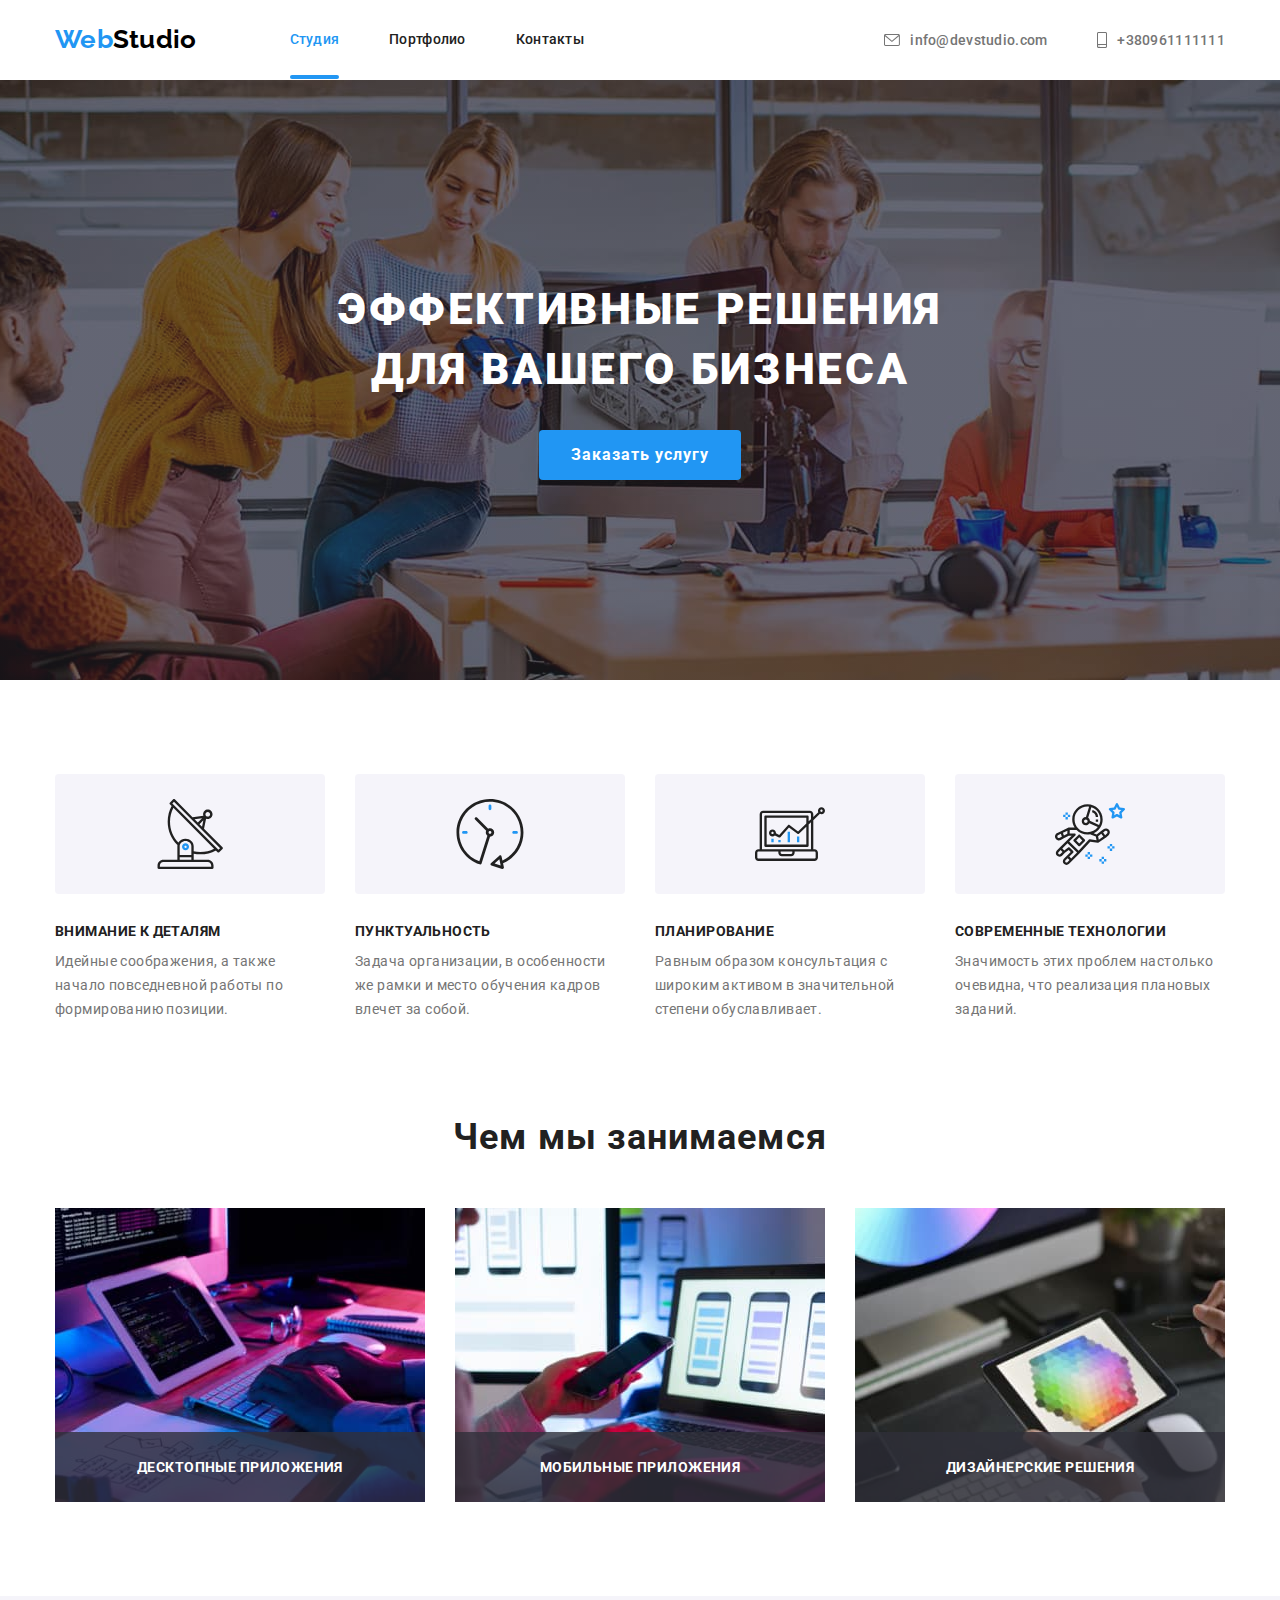
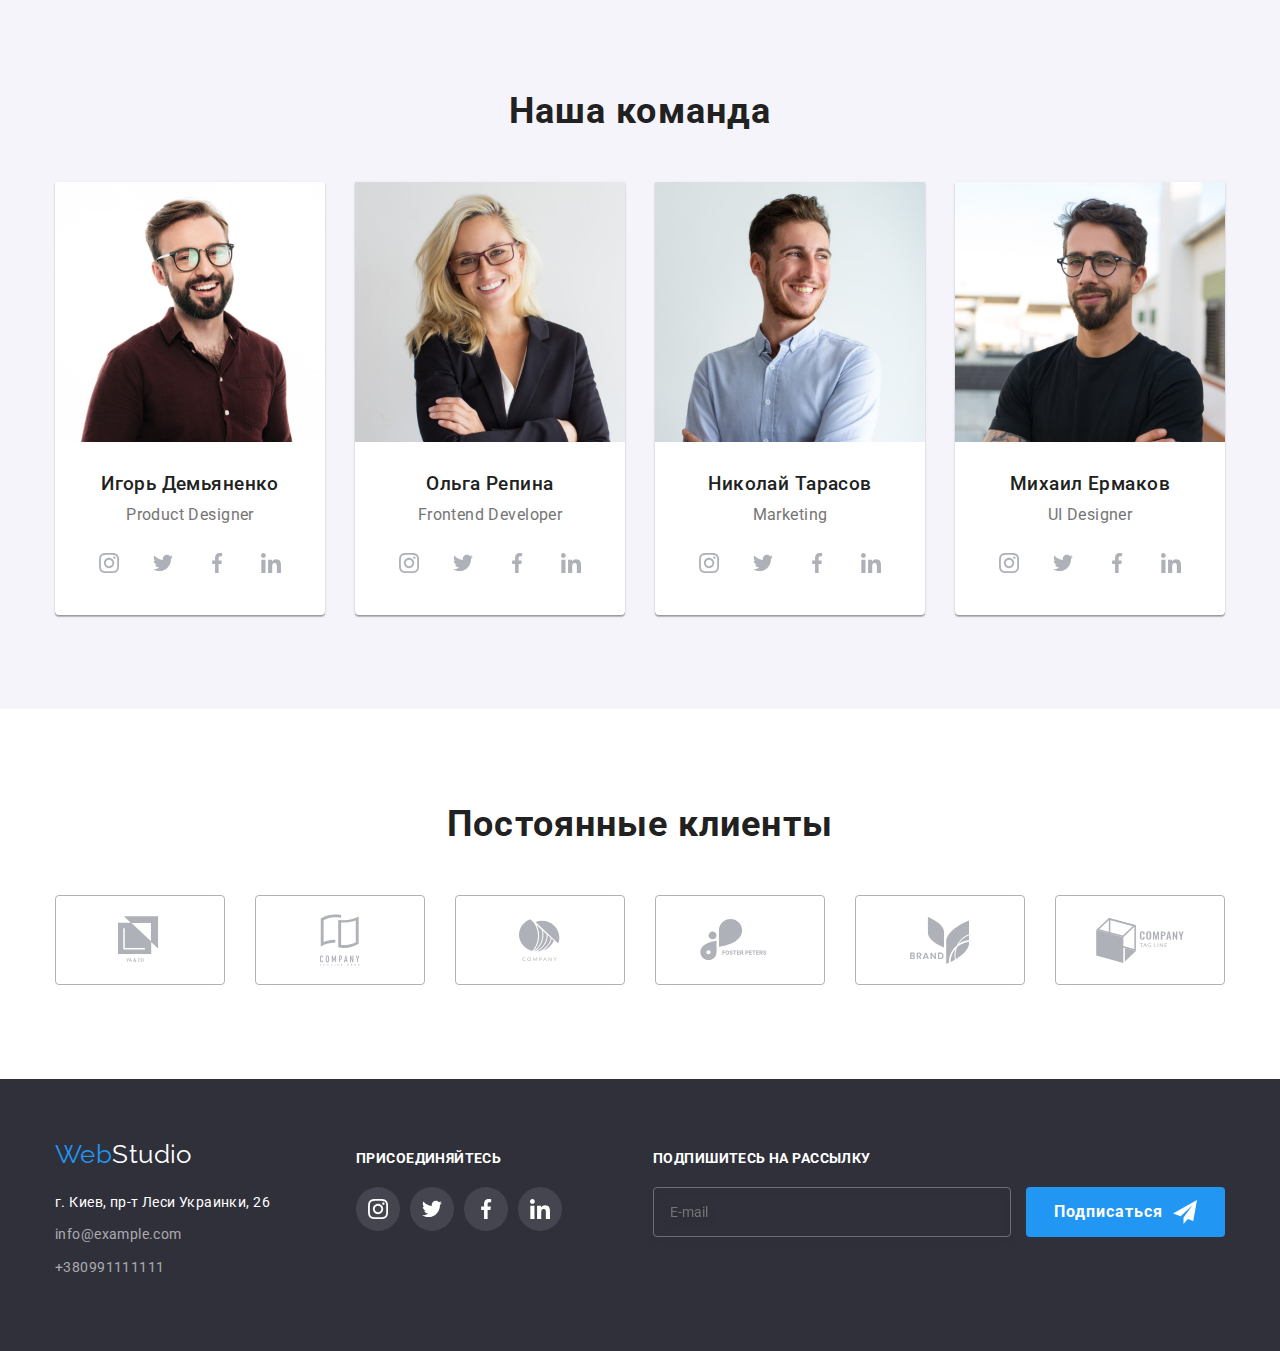
<file: index.html>
<!DOCTYPE html>
<html lang="en">
<head>
    <meta charset="UTF-8">
    <meta name="viewport" content="width=device-width, initial-scale=1.0">
    <title>Document</title>
    <link rel="stylesheet" href="https://cdnjs.cloudflare.com/ajax/libs/modern-normalize/1.0.0/modern-normalize.min.css">
    <link rel="preconnect" href="https://fonts.gstatic.com">
    <link href="https://fonts.googleapis.com/css2?family=Raleway:wght@700&family=Roboto:wght@400;500;700;900&display=swap"
        rel="stylesheet">
    <link href="./css/main.min.css" rel="stylesheet">
</head>

<body>
    <header class="page-header">
        <div class="contaner page-header__contaner">

            <a class="page-logo" href="./index.html"><span class="page-logo--start">Web</span>Studio</a>
        <button class="mobile-button is-open" type="button" data-menu-button aria-controls="menu">
            <svg class="img-menu" width="40" height="40"
            aria-label="переключатель мобильного окна">
                <use class="icon-cross" href="./images/symbol-defs.svg#icon-menu_24px"></use>
                <use class="icon-menu" href="./images/symbol-defs.svg#icon-close_24px">
                </use>
            </svg>
        </button>
            
                <div class="menu page-header__menu" id="menu" data-menu>
                    
       <ul class="menu__nav">
        <li class="menu__nav-item"><a class=" menu__nav-link menu__nav-link--current" href="./index.html">Студия</a>
        </li>
        <li class="menu__nav-item"><a class="menu__nav-link" href="./portfolio.html">Портфолио</a></li>
        <li class="menu__nav-item"><a class="menu__nav-link" href="">Контакты</a></li>
    </ul>
<div class="menu__container">
<ul class="menu__connection">
    
    <li class="menu__connection-item"><a class="menu__tel nav-links__link--current"  href="tel:+380961111111"> +380961111111</a></li>
    <li class=""> <a class="menu__mail" href="mailto:info@devstudio.com">info@devstudio.com</a></li>
</ul>
<ul class="menu__social">
    <li class="menu__social-item"><a class="menu__social-link">Instagram</a></li>
    <li class="menu__social-item"><a class="menu__social-link">Twitter</a></li>
    <li class="menu__social-item"><a class="menu__social-link">Facebook</a></li>
    <li class="menu__social-item"><a class="menu__social-link">LinkedIn</a></li>
</ul>
</div>
        </div>
            <nav>
                <ul class="nav-links">
                    <li class="nav-links__item"><a class="nav-links__link nav-links__link--current" href="./index.html" >Студия</a></li>
                    <li class="nav-links__item"><a class="nav-links__link" href="./portfolio.html">Портфолио</a></li>
                    <li class="nav-links__item"><a class="nav-links__link" href="">Контакты</a></li>
                </ul>
            </nav>
            <ul class="contakt-list">
                <li class="contakt-list__item"> <a class="contakt-list__link" href="mailto:info@devstudio.com">
                        <svg class="contakt-list__icon contakt-list__icon--mail" >
                            <use href="./images/symbol-defs.svg#icon-envelope"></use>
                        </svg>info@devstudio.com</a></li>
                <li class="contakt-list__item"><a class="contakt-list__link " href="tel:+380961111111">
                        <svg class="contakt-list__icon contakt-list__icon--tel" >
                            <use href="./images/symbol-defs.svg#icon-smartphone"></use>
                        </svg> +380961111111</a></li>
            </ul>
        </div>
    </header>

    <!-- hero -->
    <main>
        <section class="hero section">

            <div class="overlay hero__overlay">
                <h1 class="hero__title">Эффективные решения для вашего бизнеса</h1>
                <button class="hero__button" type="button" data-modal-open>Заказать услугу</button>
            </div>
        </section>


        <!-- advantages -->
        <section class="advantages">
            <div class="contaner ">
                <h2 class="visually-hidden"></h2>
                    <ul class="advantages__list">
                        <li class="advantages__item">
                           <div class="advantages__icon-box">
                                <svg class="advantages__icon" width="70px" height="70px">
                                    <use href="./images/symbol-defs.svg#icon-Group "></use>
                                </svg></div>
                                <h3 class="advantages__title-cart">Внимание к деталям </h3>
                                <p class="advantages__text-cart">Идейные соображения, а также начало повседневной работы по формированию
                                    позиции.</p>
                            
                        </li>
                        <li class="advantages__item">
                            <div class="advantages__icon-box">
                                <svg class="advantages__icon" width="70px" height="70px">
                                    <use href="./images/symbol-defs.svg#icon-clock "></use>
                                </svg></div>
                                <h3 class="advantages__title-cart">Пунктуальность </h3>
                                <p class="advantages__text-cart">Задача организации, в особенности же рамки и место обучения кадров
                                    влечет за собой.</p>
                            
                        </li>
                        <li class="advantages__item">
                            <div class="advantages__icon-box">
                                <svg class="advantages__icon" width="70px" height="70px">
                                    <use href="./images/symbol-defs.svg#icon-diagram "></use>
                                </svg></div>
                                <h3 class="advantages__title-cart">Планирование </h3>
                                <p class="advantages__text-cart">Равным образом консультация с широким активом в значительной степени
                                    обуславливает.</p>
                        
                        </li>
                        <li class="advantages__item">
                            <div class="advantages__icon-box">
                                <svg class="advantages__icon" width="70px" height="70px">
                                    <use href="./images/symbol-defs.svg#icon-astronaut "></use>
                                </svg></div>
                                <h3 class="advantages__title-cart"> Современные технологии </h3>
                                <p class="advantages__text-cart">Значимость этих проблем настолько очевидна, что реализация плановых
                                    заданий.</p>
                            
                        </li>
                    </ul>
                </div>
        </section>

        <!-- activity -->
        <section class="activity">
            <div class="contaner ">
                        <h2 class="activity__sub-title">Чем мы занимаемся</h2>
                        <ul class="activity__list">
                            <li class="activity__item">
                                <img src="images/img.jpg"  alt="фото работающего с компьютером человека" width="370"
                                    height="294" srcset="./images/1@2x.jpg 2x">
                                    <div class="activity__overly-image">
                                        <p class="activity__overly-title">Десктопные приложения</p></div>
                            </li>
                            <li class="activity__item"><img src="images/img1.jpg" alt="фото работы с ноутбуком и телефоном"
                                    width="370" height="294" srcset="./images/2@2x.jpg 2x" >
                                    <div class="activity__overly-image">
                                        <p class="activity__overly-title">Мобильные приложения</p>
                                    </div>
                                </li>
                            <li class="activity__item"><img src="images/img2.jpg" alt="фото планшета с цветовой палитрой "
                                    width="370" height="294" srcset="./images/3@2x.jpg 2x">
                                    <div class="activity__overly-image">
                                        <p class="activity__overly-title">Дизайнерские решения</p>
                                    </div>
                                </li>
                        </ul>
            </div>
        </section>

        <!-- command -->
        <section class="command">
            <div class="contaner ">
                    <h2 class="activity__sub-title">Наша команда</h2>
                    <ul class="command__list">
                        <li class="command__item"><img class="command__img" src="images/imgfoto1.jpg" alt="фото Игорь Демьяненко"
                                srcset="./images/img@2x.jpg 2x">
                            <div class="command__meteo">
                                <h3 class="command__name">Игорь Демьяненко</h3>
                                <p class="command__position">Product Designer</p>
                            </div>
                            <ul class="master-social">
                                <li class="master-social__item"><a class="master-social__link" href="">
                                        <svg class="master-social__icon">
                                            <use href="./images/symbol-defs.svg#icon-instagram"> </use>
                                        </svg>
                                    </a>
                                </li>
                                <li class="master-social__item">
                                    <a class="master-social__link" href="">
                                        <svg class="master-social__icon">
                                            <use href="./images/symbol-defs.svg#icon-twitter"> </use>
                                        </svg>
                                    </a>
                                </li>
                                <li class="master-social__item"> <a class="master-social__link" href="">
                                        <svg class="master-social__icon">
                                            <use href="./images/symbol-defs.svg#icon-facebook"> </use>
                                        </svg>
                                    </a>
                                </li>
                                <li class="master-social__item"> <a class="master-social__link" href="">
                                        <svg class="master-social__icon">
                                            <use href="./images/symbol-defs.svg#icon-linkedin"> </use>
                                        </svg>
                                    </a>
                                </li>
                            </ul>
                        </li>
                        <li class="command__item"><img class="command__img" src="images/imgfoto2.jpg" alt="фото Ольга Репина"
                                 srcset="./images/img-1@2x.jpg 2x">
                            <div class="command__meteo">
                                <h3 class="command__name">Ольга Репина</h3>
                                <p class="command__position">Frontend Developer</p>
                                
                            </div>
                            <ul class="master-social">
                                <li class="master-social__item"><a class="master-social__link" href="">
                                        <svg class="master-social__icon">
                                            <use href="./images/symbol-defs.svg#icon-instagram"> </use>
                                        </svg>
                                    </a>
                                </li>
                                <li class="master-social__item">
                                    <a class="master-social__link" href="">
                                        <svg class="master-social__icon">
                                            <use href="./images/symbol-defs.svg#icon-twitter"> </use>
                                        </svg>
                                    </a>
                                </li>
                                <li class="master-social__item"> <a class="master-social__link" href="">
                                        <svg class="master-social__icon">
                                            <use href="./images/symbol-defs.svg#icon-facebook"> </use>
                                        </svg>
                                    </a>
                                </li>
                                <li class="master-social__item"> <a class="master-social__link" href="">
                                        <svg class="master-social__icon">
                                            <use href="./images/symbol-defs.svg#icon-linkedin"> </use>
                                        </svg>
                                    </a>
                                </li>
                            </ul>
                        </li>
                        <li class="command__item"><img class="command__img" src="images/imgfoto3.jpg" alt="фото Николай Тарасов"
                                srcset="./images/img-2@2x.jpg 2x">
                            <div class="command__meteo">
                                <h3 class="command__name">Николай Тарасов</h3>
                                <p class="command__position">Marketing</p>
                            </div>
                            <ul class="master-social">
                                <li class="master-social__item"><a class="master-social__link" href="">
                                        <svg class="master-social__icon">
                                            <use href="./images/symbol-defs.svg#icon-instagram"> </use>
                                        </svg>
                                    </a>
                                </li>
                                <li class="master-social__item">
                                    <a class="master-social__link" href="">
                                        <svg class="master-social__icon">
                                            <use href="./images/symbol-defs.svg#icon-twitter"> </use>
                                        </svg>
                                    </a>
                                </li>
                                <li class="master-social__item"> <a class="master-social__link" href="">
                                        <svg class="master-social__icon">
                                            <use href="./images/symbol-defs.svg#icon-facebook"> </use>
                                        </svg>
                                    </a>
                                </li>
                                <li class="master-social__item"> <a class="master-social__link" href="">
                                        <svg class="master-social__icon">
                                            <use href="./images/symbol-defs.svg#icon-linkedin"> </use>
                                        </svg>
                                    </a>
                                </li>
                            </ul>
                        </li>
                        <li class="command__item"><img class="command__img" src="images/imgfoto4.jpg" alt="фото Михаил Ермаков"
                                 srcset="./images/img-3@2x.jpg 2x">
                            <div class="command__meteo">
                                <h3 class="command__name">Михаил Ермаков</h3>
                                <p class="command__position">UI Designer</p>
                            </div>
                            <ul class="master-social">
                                <li class="master-social__item"><a class="master-social__link" href="">
                                        <svg class="master-social__icon">
                                            <use href="./images/symbol-defs.svg#icon-instagram"> </use>
                                        </svg>
                                    </a>
                                </li>
                                <li class="master-social__item">
                                    <a class="master-social__link" href="">
                                        <svg class="master-social__icon">
                                            <use href="./images/symbol-defs.svg#icon-twitter"> </use>
                                        </svg>
                                    </a>
                                </li>
                                <li class="master-social__item"> <a class="master-social__link" href="">
                                        <svg class="master-social__icon">
                                            <use href="./images/symbol-defs.svg#icon-facebook"> </use>
                                        </svg>
                                    </a>
                                </li>
                                <li class="master-social__item"> <a class="master-social__link" href="">
                                        <svg class="master-social__icon">
                                            <use href="./images/symbol-defs.svg#icon-linkedin"> </use>
                                        </svg>
                                    </a>
                                </li>
                            </ul>
                        </li>
                    </ul>
                </div>
        </section>
        <!-- сlient -->
        <section class="client">
            <div class="contaner">
                <h2 class="activity__sub-title">
                    Постоянные клиенты
                </h2>
                <ul class="client__list">
                    <li class="client__item"><a class="client__link" href="#"><svg class="client__icon" width="44.27" height="49.23">
                                <use href="./images/symbol-defs.svg#icon-logo-1"></use>
                            </svg>
                        </a></li>
                    <li class="client__item"><a class="client__link" href="#"><svg class="client__icon" width="40" height="52">
                                <use href="./images/symbol-defs.svg#icon-logo-2"></use>
                            </svg>
                        </a>
                    </li >
                    <li class="client__item"><a class="client__link" href="#"><svg class="client__icon" width="41" height="42.6">
                                <use href="./images/symbol-defs.svg#icon-logo-3"></use>
                            </svg>
                        </a>
                    </li>
                    <li class="client__item"><a class="client__link" href="#"><svg class="client__icon" width="79.66" height="42.02">
                                <use href="./images/symbol-defs.svg#icon-logo-4"></use>
                            </svg>
                        </a>
                    </li>
                    <li class="client__item"><a class="client__link" href="#"><svg class="client__icon" width="59" height="47">
                                <use href="./images/symbol-defs.svg#icon-logo-5"></use>
                            </svg>
                        </a>
                    </li>
                    <li class="client__item"><a class="client__link" href="#"><svg class="client__icon" width="88.48" height="45.44">
                                <use href="./images/symbol-defs.svg#icon-logo-6"></use>
                            </svg>
                        </a>
                    </li>
                </ul>

            </div>
        </section>
    </main>

    <!-- footer -->
    <footer class="footer">
        <div class="contaner footer__contaner">
            <div class="footer__address">
                    <a class="page-logo__footer" href="/index.html"> <span class="page-logo--start">Web</span>Studio</a>
                <address>
                    <ul class="address-list">
                        <li class="address-list__item"> г. Киев, пр-т Леси Украинки, 26 </li>
                        <li class="address-list__item"><a class="address-list__link" href="mailto:info@example.com">info@example.com</a>
                        </li>
                        <li class="address-list__item"><a class="address-list__link" href="tel:+380991111111">+380991111111</a></li>
                    </ul>
                </address>
            </div>

            <div class="master-social__footer">
                <p class="footer__title">Присоединяйтесь</p>
                <ul class="master-social">
                    <li class="master-social__item"><a class="master-social__link social" href="">
                            <svg class="master-social__icon footer__social">
                                <use href="./images/symbol-defs.svg#icon-instagram"></use>
                            </svg></a>
                    </li>
                    <li class="master-social__item"><a class="master-social__link social" href="">
                            <svg class="master-social__icon footer__social">
                                <use href="./images/symbol-defs.svg#icon-twitter"></use>
                            </svg></a>
                    </li>
                    <li class="master-social__item"><a class="master-social__link social" href="">
                            <svg class="master-social__icon footer__social">
                                <use href="./images/symbol-defs.svg#icon-facebook"></use>
                            </svg></a>
                    </li>
                    <li class="master-social__item"><a class="master-social__link social" href="">
                            <svg class="master-social__icon footer__social">
                                <use href="./images/symbol-defs.svg#icon-linkedin"></use>
                            </svg></a>
                    </li>
                </ul>
            </div>
            <div class="footer-form">
                <form  autocomplete="off">
                <label >
                    <span class="footer__title">Подпишитесь на рассылку</span>
                <input class="footer-form__input" type="text" name="mail" placeholder="E-mail">
                </label>
                <button class="footer-button">Подписаться
                    <svg class="footer-button__img" width="24" height="24">
                        <use href="./images/symbol-defs.svg#icon-icon-send-1-1"></use>
                    </svg>
                </button>
                </form>
            </div>
        </div>
    </footer>
    <!-- modal -->
<div class="backdrop  hidden" data-modal>
    <div class="modal" data-backdrop>
        <button class="backdrop-button" data-modal-close><span class="backdrop-button__icon">✖</span></button>
        <p class="modal__title">Оставьте свои данные, мы вам перезвоним</p>
        <form autocomplete="off">
            <div class="form-field ">
                <label >
                    <span class="form-field__name">Имя</span>
                    <input class="form-field__input" type="text" name="username" autocomplete="off" />
                <svg class="form-field__img" width="12" height="12"><use href="./images/symbol-defs.svg#icon-username">

                </use></svg>
                </label>
            </div>
            <div class="form-field">
                <label >
                    <span class="form-field__name">Телефон</span>
                    <input class="form-field__input" type="tel" name="phone_number" autocomplete="off" />
                        <svg class="form-field__img"  width="13" height="13">
                        <use href="./images/symbol-defs.svg#icon-phone_number"></use>
                     </svg>
                </label>
            </div>
            <div class="form-field">
                <label class="label-input">
                    <span class="form-field__name">Почта</span></label>
                    <input class="form-field__input" type="email" name="email" autocomplete="off" />
                
                     <svg class="form-field__img" width="15" height="12">
                        <use href="./images/symbol-defs.svg#icon-email"></use>
                    </svg>
                
            </div>
            <div class="form-field form-field__textarea">
                <label>
                    <span class="form-field__name">Комментарий</span>
                    <textarea class="form-field__textarea-input " name="comment" rows="6" placeholder="Введите текст"></textarea>
                </label>
            </div>
            <div class="form-field__checkbox">
                <label class="form-field__checkbox-label">
                    <input class="form-field__checkbox-old form-field__visualli-hidden" type="checkbox"  />
                  <span class="form-field__checkbox-text">
                  Соглашаюсь с рассылкой и принимаю <a class="form-field__checkbox-link" href=""> Условия договора</a></span>
                <span class="form-field__checkbox-icon"></span>
                </label>
            </div>

            <button class="modal__button" type="button">
                Отправить
            </button>
            
        </form>
    </div>
</div>
<script src="./js/modal.js"></script>
<script src="./js/mobil.js"></script>
</body>

</html>
</file>
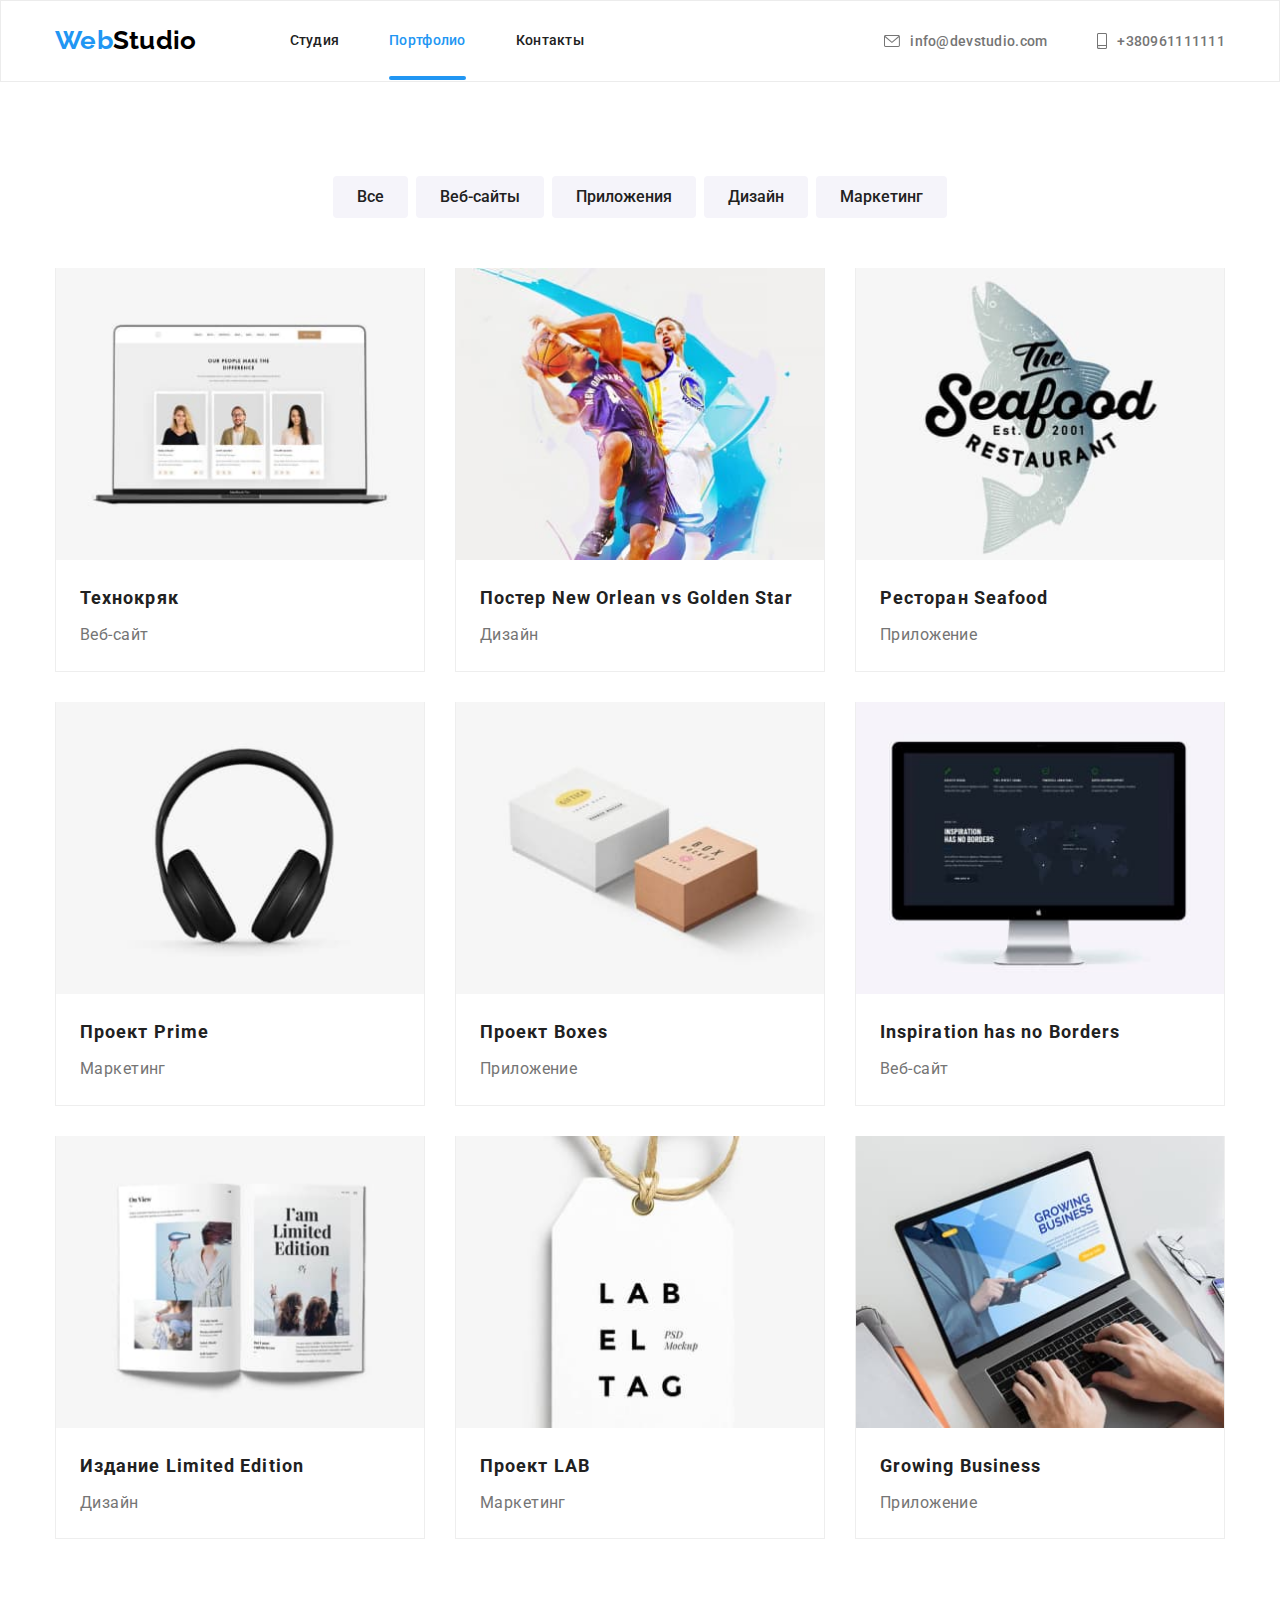
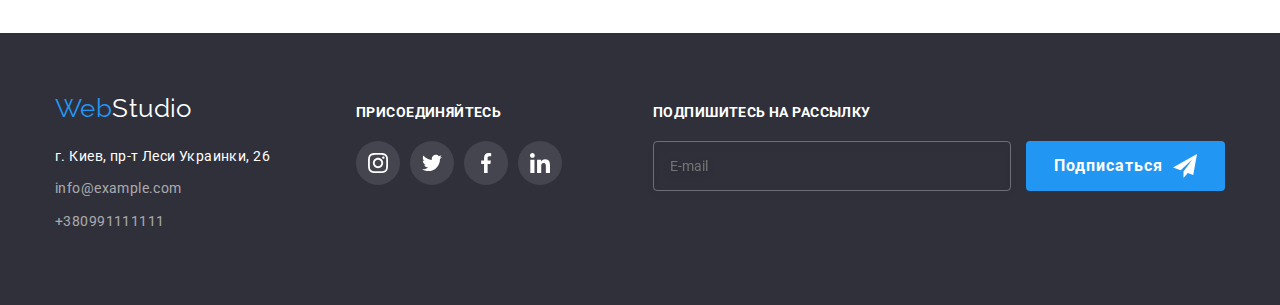
<file: portfolio.html>
<!DOCTYPE html>
<html lang="en">

<head>
    <meta charset="UTF-8">
    <meta name="viewport" content="width=device-width, initial-scale=1.0">
    <title>Document</title>
    <link rel="stylesheet"
        href="https://cdnjs.cloudflare.com/ajax/libs/modern-normalize/1.0.0/modern-normalize.min.css">
    <link rel="preconnect" href="https://fonts.gstatic.com">
    <link
        href="https://fonts.googleapis.com/css2?family=Raleway:wght@700&family=Roboto:wght@400;500;700;900&display=swap"
        rel="stylesheet">
    <link href="./css/main.min.css" rel="stylesheet">
</head>

<body>

    <header class="page-header page-header--portfolio" >
        <div class="contaner page-header__contaner">
    
            <a class="page-logo" href="./index.html"><span class="page-logo--start">Web</span>Studio</a>
            <button class="mobile-button is-open" type="button" data-menu-button aria-controls="menu">
                <svg class="img-menu" width="40" height="40" aria-label="переключатель мобильного окна">
                    <use class="icon-cross" href="./images/symbol-defs.svg#icon-menu_24px"></use>
                    <use class="icon-menu" href="./images/symbol-defs.svg#icon-close_24px">
                    </use>
                </svg>
            </button>
    
            <div class="menu page-header__menu " id="menu
                    " data-menu>
    
    
    
                <ul class="menu__nav">
                    <li class="menu__nav-item"><a class=" menu__nav-link "
                            href="./index.html">Студия</a>
                    </li>
                    <li class="menu__nav-item"><a class="menu__nav-link menu__nav-link--current" href="./portfolio.html">Портфолио</a></li>
                    <li class="menu__nav-item"><a class="menu__nav-link" href="">Контакты</a></li>
                </ul>
    
                <ul class="menu__connection">
    
                    <li class="menu__connection-item"><a class="menu__tel nav-links__link--current"
                            href="tel:+380961111111"> +380961111111</a></li>
                    <li class=""> <a class="menu__mail" href="mailto:info@devstudio.com">info@devstudio.com</a></li>
                </ul>
                <ul class="menu__social">
                    <li class="menu__social-item"><a class="menu__social-link">Instagram</a></li>
                    <li class="menu__social-item"><a class="menu__social-link">Twitter</a></li>
                    <li class="menu__social-item"><a class="menu__social-link">Facebook</a></li>
                    <li class="menu__social-item"><a class="menu__social-link">LinkedIn</a></li>
                </ul>
            </div>
            <nav>
                <ul class="nav-links">
                    <li class="nav-links__item"><a class="nav-links__link "
                            href="./index.html">Студия</a></li>
                    <li class="nav-links__item"><a class="nav-links__link nav-links__link--current"  href="./portfolio.html">Портфолио</a></li>
                    <li class="nav-links__item"><a class="nav-links__link" href="">Контакты</a></li>
                </ul>
            </nav>
            <ul class="contakt-list">
                <li class="contakt-list__item"> <a class="contakt-list__link" href="mailto:info@devstudio.com">
                        <svg class="contakt-list__icon contakt-list__icon--mail" >
                            <use href="./images/symbol-defs.svg#icon-envelope"></use>
                        </svg>info@devstudio.com</a></li>
                <li class="contakt-list__item"><a class="contakt-list__link " href="tel:+380961111111">
                        <svg class="contakt-list__icon contakt-list__icon--tel" >
                            <use href="./images/symbol-defs.svg#icon-smartphone"></use>
                        </svg> +380961111111</a></li>
            </ul>
        </div>
    </header>
    <main>
        <!--список кнопок-->
        <section class="portfolio">
            <div class="contaner">
                <ul class="buttons-menu">
                    <li class="buttons-menu__item"><button type="button" class="buttons-menu__button">Все</button></li>
                    <li class="buttons-menu__item"><button type="button" class="buttons-menu__button">Веб-сайты</button></li>
                    <li class="buttons-menu__item"><button type="button" class="buttons-menu__button">Приложения</button></li>
                    <li class="buttons-menu__item"><button type="button" class="buttons-menu__button">Дизайн</button></li>
                    <li class="buttons-menu__item"><button type="button" class="buttons-menu__button">Маркетинг</button></li>
                </ul>
                <!--список картинок-->
                <ul class="card-set">
                    <li class="card-set__item">
                        <a class="card-set__link" href="#">
                            <div class="card-set__image">
                             <img class="card-set__img"  src="./images/imgproject1.jpg"
                                alt="ноутбук с открытым веб-саайтом" srcset="./images/portfolio/img0@2x.jpg 2x" >
                                <div class="card-set__overlay">
                                    <p class="card-set__overlay-text">Технокряк это современная площадка распространения коронавируса. Компании
                                        используют эту платформу для цифрового
                                        шпионажа и атак на защищённые сервера конкурентов.</p>
                                </div>
                                </div>
                            <div class="card-set__text-box">
                                <h2 class="card-set__title">Технокряк</h2>
                                <p class="card-set__text"> Веб-сайт </p>
                                </div>
                            </a>
                    
                </li>
                    <li class="card-set__item">
                        <a class="card-set__link" href="#"> 
                            <div class="card-set__image"><img class="card-set__img" src="./images/imgproject2.jpg"
                                alt="два баскетболиста борятся за мяч" srcset="./images/portfolio/img@2x.jpg 2x">
                                <div class="card-set__overlay"><p class="card-set__overlay-text">Технокряк это современная площадка распространения коронавируса. Компании используют эту платформу для цифрового
                                шпионажа и атак на защищённые сервера конкурентов.</p></div>
                                </div>
                            <div class="card-set__text-box">
                                <h2 class="card-set__title">Постер New Orlean vs Golden Star</h2>
                                <p class="card-set__text">Дизайн</p>
                            </div>
                        </a>
                    </li>

                    <li class="card-set__item">
                        <a class="card-set__link" href="#">
                            <div class="card-set__image">
                             <img class="card-set__img" src="./images/imgproject3.jpg"
                                alt="логотип ресторана seafood" srcset="./images/portfolio/img@2x-1.jpg 2x">
                                <div class="card-set__overlay">
                                    <p class="card-set__overlay-text">Технокряк это современная площадка распространения коронавируса. Компании
                                        используют эту платформу для цифрового
                                        шпионажа и атак на защищённые сервера конкурентов.</p>
                                </div>
                                </div>
                            <div class="card-set__text-box">
                                <h2 class="card-set__title">Ресторан Seafood</h2>
                                <p class="card-set__text">Приложение</p>
                            </div>
                        </a>
                    </li>
                    <li class="card-set__item">
                        <a class="card-set__link" href="#">
                            <div class="card-set__image">
                             <img class="card-set__img" src="./images/imgprogect4.jpg" alt="Черные наушники" srcset="./images/portfolio/img@2x-2.jpg 2x">
                            <div class="card-set__overlay">
                                <p class="card-set__overlay-text">Технокряк это современная площадка распространения коронавируса. Компании
                                    используют эту платформу для цифрового
                                    шпионажа и атак на защищённые сервера конкурентов.</p>
                            </div>
                            </div>
                             <div class="card-set__text-box">
                                <h2 class="card-set__title">Проект Prime</h2>
                                <p class="card-set__text">Маркетинг</p>
                            </div>
                        </a>
                    </li>

                    <li class="card-set__item">
                        <a class="card-set__link" href="#">
                            <div class="card-set__image">
                             <img class="card-set__img" src="./images/imgprogect5.jpg" alt="две коробки" srcset="./images/portfolio/img@2x-3.jpg 2x">
                            <div class="card-set__overlay">
                                <p class="card-set__overlay-text">Технокряк это современная площадка распространения коронавируса. Компании
                                    используют эту платформу для цифрового
                                    шпионажа и атак на защищённые сервера конкурентов.</p>
                            </div>
                            </div>
                             <div class="card-set__text-box">
                                <h2 class="card-set__title">Проект Boxes</h2>
                                <p class="card-set__text">Приложение</p>
                            </div>
                        </a>
                    </li>

                    <li class="card-set__item">
                        <a class="card-set__link" href="#">
                            <div class="card-set__image">
                             <img class="card-set__img" src="./images/imgprogect6.jpg"
                                alt="монитор с открытым веб-сайтом" srcset="./images/portfolio/img@2x-4.jpg 2x">
                            <div class="card-set__overlay">
                                <p class="card-set__overlay-text">Технокряк это современная площадка распространения коронавируса. Компании
                                    используют эту платформу для цифрового
                                    шпионажа и атак на защищённые сервера конкурентов.</p>
                            </div>
                            </div>
                            <div class="card-set__text-box">
                                <h2 class="card-set__title">Inspiration has no Borders</h2>
                                <p class="card-set__text">Веб-сайт</p>
                            </div>
                        </a>
                    </li>

                    <li class="card-set__item">
                        <a class="card-set__link" href="#">
                            <div class="card-set__image">
                             <img class="card-set__img" src="./images/imgprogect7.jpg"
                                alt="раскрытая книга по дизайну" srcset="./images/portfolio/img@2x-5.jpg 2x">
                            <div class="card-set__overlay">
                                <p class="card-set__overlay-text">Технокряк это современная площадка распространения коронавируса. Компании
                                    используют эту платформу для цифрового
                                    шпионажа и атак на защищённые сервера конкурентов.</p>
                            </div>
                            </div>
                            <div class="card-set__text-box">
                                <h2 class="card-set__title">Издание Limited Edition</h2>
                                <p class="card-set__text">Дизайн</p>
                            </div>
                        </a>
                    </li>

                    <li class="card-set__item">
                        <a class="card-set__link" href="#">
                            <div class="card-set__image">
                             <img class="card-set__img" src="./images/imgprogect8.jpg"
                                alt="бирка с рекламой Lub" srcset="./images/portfolio/img@2x-6.jpg 2x">
                            <div class="card-set__overlay">
                                <p class="card-set__overlay-text">Технокряк это современная площадка распространения коронавируса. Компании
                                    используют эту платформу для цифрового
                                    шпионажа и атак на защищённые сервера конкурентов.</p>
                            </div>
                            </div>
                            <div class="card-set__text-box">
                                <h2 class="card-set__title">Проект LAB</h2>
                                <p class="card-set__text">Маркетинг</p>
                            </div>
                        </a>
                    </li>

                    <li class="card-set__item">
                        <a class="card-set__link" href="#">
                            <div class="card-set__image">
                            <img class="card-set__img" src="./images/imgprogect9.jpg"
                                alt="работающий человек за ноутбуком" srcset="./images/portfolio/img@2x-7.jpg 2x">
                            <div class="card-set__overlay">
                                <p class="card-set__overlay-text">Технокряк это современная площадка распространения коронавируса. Компании
                                    используют эту платформу для цифрового
                                    шпионажа и атак на защищённые сервера конкурентов.</p>
                            </div>
                            </div>
                            <div class="card-set__text-box">
                                <h2 class="card-set__title">Growing Business</h2>
                                <p class="card-set__text">Приложение</p>
                            </div>
                        </a>
                    </li>
                </ul>
            </div>
        </section>
    </main>
    <!-- подвал -->
    <footer class="footer">
        <div class="contaner footer__contaner">
            <div class="footer__address">
                <a class="page-logo__footer" href="/index.html"> <span class="page-logo--start">Web</span>Studio</a>
                <address>
                    <ul class="address-list">
                        <li class="address-list__item"> г. Киев, пр-т Леси Украинки, 26 </li>
                        <li class="address-list__item"><a class="address-list__link"
                                href="mailto:info@example.com">info@example.com</a>
                        </li>
                        <li class="address-list__item"><a class="address-list__link"
                                href="tel:+380991111111">+380991111111</a></li>
                    </ul>
                </address>
            </div>
    
            <div class="master-social__footer">
                <p class="footer__title">Присоединяйтесь</p>
                <ul class="master-social">
                    <li class="master-social__item"><a class="master-social__link social" href="">
                            <svg class="master-social__icon footer__social">
                                <use href="./images/symbol-defs.svg#icon-instagram"></use>
                            </svg></a>
                    </li>
                    <li class="master-social__item"><a class="master-social__link social" href="">
                            <svg class="master-social__icon footer__social">
                                <use href="./images/symbol-defs.svg#icon-twitter"></use>
                            </svg></a>
                    </li>
                    <li class="master-social__item"><a class="master-social__link social" href="">
                            <svg class="master-social__icon footer__social">
                                <use href="./images/symbol-defs.svg#icon-facebook"></use>
                            </svg></a>
                    </li>
                    <li class="master-social__item"><a class="master-social__link social" href="">
                            <svg class="master-social__icon footer__social">
                                <use href="./images/symbol-defs.svg#icon-linkedin"></use>
                            </svg></a>
                    </li>
                </ul>
            </div>
            <div class="footer-form">
                <form autocomplete="off">
                    <label>
                        <span class="footer__title">Подпишитесь на рассылку</span>
                        <input class="footer-form__input" type="text" name="mail" placeholder="E-mail">
                    </label>
                    <button class="footer-button">Подписаться
                        <svg class="footer-button__img" width="24" height="24">
                            <use href="./images/symbol-defs.svg#icon-icon-send-1-1"></use>
                        </svg>
                    </button>
                </form>
            </div>
        </div>
    </footer>
<script src="./js/mobil.js"></script>
</body>

</html>
</file>
<file: css/main.min.css>
/*! modern-normalize v1.0.0 | MIT License | https://github.com/sindresorhus/modern-normalize */*,*::before,*::after{-webkit-box-sizing:border-box;box-sizing:border-box}:root{-moz-tab-size:4;-o-tab-size:4;tab-size:4}html{line-height:1.15;-webkit-text-size-adjust:100%}body{margin:0}body{font-family:system-ui,-apple-system,"Segoe UI",Roboto,Helvetica,Arial,sans-serif,"Apple Color Emoji","Segoe UI Emoji"}hr{height:0;color:inherit}abbr[title]{-webkit-text-decoration:underline dotted;text-decoration:underline dotted}b,strong{font-weight:bolder}code,kbd,samp,pre{font-family:ui-monospace, SFMono-Regular, Consolas, "Liberation Mono", Menlo, monospace;font-size:1em}small{font-size:80%}sub,sup{font-size:75%;line-height:0;position:relative;vertical-align:baseline}sub{bottom:-0.25em}sup{top:-0.5em}table{text-indent:0;border-color:inherit}button,input,optgroup,select,textarea{font-family:inherit;font-size:100%;line-height:1.15;margin:0}button,select{text-transform:none}button,[type="button"],[type="reset"],[type="submit"]{-webkit-appearance:button}::-moz-focus-inner{border-style:none;padding:0}:-moz-focusring{outline:1px dotted ButtonText}:-moz-ui-invalid{box-shadow:none}legend{padding:0}progress{vertical-align:baseline}::-webkit-inner-spin-button,::-webkit-outer-spin-button{height:auto}[type="search"]{-webkit-appearance:textfield;outline-offset:-2px}::-webkit-search-decoration{-webkit-appearance:none}::-webkit-file-upload-button{-webkit-appearance:button;font:inherit}summary{display:list-item}h1,h2,h3{margin-left:0;margin-right:0;margin-top:0;margin-bottom:0}p{margin:0}ul{margin-top:0;margin-bottom:0;margin-right:0;padding-left:0}body{background-color:#fff;color:#212121;font-family:"Roboto",sans-serif;font-weight:400;font-size:14px;line-height:1.14;letter-spacing:0.03em}li{list-style:none}a{text-decoration:none}img{display:block;max-width:100%}.page-header{font-weight:500;line-height:1.14;letter-spacing:0.02em;position:relative}.page-header__contaner{display:-webkit-box;display:-ms-flexbox;display:flex;-webkit-box-align:center;-ms-flex-align:center;align-items:center;margin-left:0;margin-right:0}.page-header__menu{display:none;position:absolute;z-index:3;background-color:#fff;top:0;left:0;min-height:100vh;width:100%;padding:48px 0px 48px 40px}@media screen and (min-width: 768px){.page-header__menu{padding:0;position:static;background-color:transparent}}.page-header__menu__menu.is-open{display:block}.page-header--portfolio{border:1px solid #ececec}.icon-cross:hover,.icon-cross:focus{color:#2196f3}.icon-menu:hover,.icon-menu:focus{color:#2196f3}.img-menu:hover,.img-menu:focus{color:#2196f3}.mobile-button:hover,.mobile-button:focus{color:#2196f3}.mobile-button{z-index:5;background-color:transparent;margin-left:auto;border:none;min-height:100vh;min-height:100%;cursor:pointer;outline:none;padding:48px 83px 47px 70px;display:-webkit-inline-box;display:-ms-inline-flexbox;display:inline-flex;padding:0}@media screen and (min-width: 768px){.mobile-button{display:none}}.mobile-button .icon-cross{display:none}.icon-cross{fill:currentColor}.icon-menu{fill:currentColor}.mobile-button.is-open .icon-cross{display:block}.mobile-button.is-open .icon-menu{display:none}.icon-cross:hover,.icon-cross:focus{color:#2196f3}.icon-menu:hover,.icon-menu:focus{color:#2196f3}.menu{position:absolute;background-attachment:#fff}.menu__button{margin-left:auto}.menu__button:hover,.menu__button:focus{color:#2196f3}.menu__nav-link{color:#212121;font-size:40px;line-height:1.18}.menu__nav-link:hover,.menu__nav-link:focus{color:#2196f3}.menu__nav-link--current{color:#2196f3}.menu__nav-item:not(:last-child){margin-bottom:32px}.menu__connection{margin-bottom:64px}.menu__tel{font-size:34px;color:#2196f3;line-height:1.18}.menu__connection-item{margin-bottom:32px}.menu__mail{font-size:24px;line-height:1.17;color:#757575}.menu__social{display:-webkit-box;display:-ms-flexbox;display:flex;-ms-flex-wrap:wrap;flex-wrap:wrap}.menu__social-item:not(:last-child){margin-right:10px;border-right:1px solid rgba(33,33,33,0.2);padding-right:10px}.menu__social-link{color:#2196f3;letter-spacing:0.02em;font-size:18px;line-height:1.22}.menu.is-open{display:-webkit-box;display:-ms-flexbox;display:flex;-webkit-box-orient:vertical;-webkit-box-direction:normal;-ms-flex-direction:column;flex-direction:column;-webkit-box-pack:justify;-ms-flex-pack:justify;justify-content:space-between}.page-logo{padding-top:16px;padding-bottom:16px;color:#000;font-family:"Raleway",sans-serif;font-weight:700;font-size:24px;line-height:1.2}@media screen and (min-width: 768px){.page-logo{margin-right:88px}}@media screen and (min-width: 1200px){.page-logo{margin-right:93px;padding-top:24px;padding-bottom:25px;font-size:26px}}.page-logo--start{color:#2196f3}.page-logo__footer{color:#fff;font-family:"Raleway",sans-serif;font-size:24px;line-height:1.17;margin-bottom:20px;display:block}@media screen and (min-width: 1200px){.page-logo__footer{font-size:26px;line-height:1.2}}.nav-links{display:none}@media screen and (min-width: 768px){.nav-links{display:-webkit-box;display:-ms-flexbox;display:flex}}@media screen and (min-width: 768px){.nav-links__item:not(:last-child){margin-right:50px}}.nav-links__link{position:relative;padding-top:32px;padding-bottom:32px;color:#212121;-webkit-transition-property:color;transition-property:color;-webkit-transition-duration:250ms;transition-duration:250ms;-webkit-transition-timing-function:cubic-bezier(0.4, 0, 0.2, 1);transition-timing-function:cubic-bezier(0.4, 0, 0.2, 1)}.nav-links__link:hover,.nav-links__link:focus{color:#2196f3}.nav-links__link--current{color:#2196f3}.nav-links__link::after{bottom:0;left:0;position:absolute;content:" ";width:100%;height:4px;border-radius:2px;background-color:#2196f3;opacity:0;display:block;-webkit-transition-property:opacity;transition-property:opacity;-webkit-transition-duration:250ms;transition-duration:250ms;-webkit-transition-timing-function:cubic-bezier(0.4, 0, 0.2, 1);transition-timing-function:cubic-bezier(0.4, 0, 0.2, 1)}.nav-links__link--current::after,.nav-links__link:focus::after,.nav-links__link:hover::after{opacity:1;outline:none}.contakt-list{display:none}@media screen and (min-width: 768px){.contakt-list{display:-webkit-box;display:-ms-flexbox;display:flex;-ms-flex-wrap:wrap;flex-wrap:wrap;margin-left:84px;padding:21px 0}}@media screen and (min-width: 1200px){.contakt-list{display:-webkit-box;display:-ms-flexbox;display:flex;margin-left:auto;padding:0}}.contakt-list__link:hover,.contakt-list__link:focus{color:#2196f3;outline:none}@media screen and (min-width: 1200px){.contakt-list__item+.contakt-list__item{margin-left:50px}}@media screen and (min-width: 1200px){.contakt-list__item{padding:32px 0px;margin-bottom:0px}}@media screen and (min-width: 768px){.contakt-list__item:not(:last-child){margin-bottom:10px}}@media screen and (min-width: 1200px){.contakt-list__item:not(:last-child){margin-bottom:0px}}.contakt-list__link{color:#757575;-webkit-box-align:center;-ms-flex-align:center;align-items:center;display:-webkit-box;display:-ms-flexbox;display:flex;-webkit-transition-property:color;transition-property:color;-webkit-transition-duration:250ms;transition-duration:250ms;-webkit-transition-timing-function:cubic-bezier(0.4, 0, 0.2, 1);transition-timing-function:cubic-bezier(0.4, 0, 0.2, 1);letter-spacing:0.02em}@media screen and (min-width: 768px){.contakt-list__link{font-size:12px;line-height:1.17}}@media screen and (min-width: 1200px){.contakt-list__link{font-size:14px}}@media screen and (min-width: 768px){.contakt-list__icon{margin-right:8px;fill:currentColor}}@media screen and (min-width: 1200px){.contakt-list__icon{margin-right:10px;fill:currentColor}}@media screen and (min-width: 768px){.contakt-list__icon--mail{width:14px;height:10px}}@media screen and (min-width: 1200px){.contakt-list__icon--mail{width:16px;height:12px}}@media screen and (min-width: 768px){.contakt-list__icon--tel{width:10px;height:14px}}@media screen and (min-width: 1200px){.contakt-list__icon--tel{width:10px;height:16px}}.hero{display:block;color:#fff;text-align:center;font-weight:400;background-color:#2f303a;padding:0}.hero__overlay{display:block;padding-top:118px;padding-bottom:118px;background-repeat:no-repeat;max-width:1600px;height:400px;background-position:center;background-size:cover;background-image:-webkit-gradient(linear, left top, right top, from(rgba(47,48,58,0.4)), to(rgba(47,48,58,0.4))),url(../images/background/mobile.jpg);background-image:linear-gradient(to right, rgba(47,48,58,0.4), rgba(47,48,58,0.4)),url(../images/background/mobile.jpg)}@media screen and (-webkit-min-device-pixel-ratio: 2), screen and (min-resolution: 2dppx){.hero__overlay{background-image:-webkit-gradient(linear, left top, right top, from(rgba(47,48,58,0.4)), to(rgba(47,48,58,0.4))),url(../images/background/mobile@2x.jpg);background-image:linear-gradient(to right, rgba(47,48,58,0.4), rgba(47,48,58,0.4)),url(../images/background/mobile@2x.jpg)}}@media screen and (min-width: 768px){.hero__overlay{background-image:-webkit-gradient(linear, left top, right top, from(rgba(47,48,58,0.4)), to(rgba(47,48,58,0.4))),url(../images/background/tablet.jpg);background-image:linear-gradient(to right, rgba(47,48,58,0.4), rgba(47,48,58,0.4)),url(../images/background/tablet.jpg)}}@media screen and (min-width: 768px) and (-webkit-min-device-pixel-ratio: 2), screen and (min-width: 768px) and (min-resolution: 2dppx){.hero__overlay{background-image:-webkit-gradient(linear, left top, right top, from(rgba(47,48,58,0.4)), to(rgba(47,48,58,0.4))),url(../images/background/tablet@2x.jpg);background-image:linear-gradient(to right, rgba(47,48,58,0.4), rgba(47,48,58,0.4)),url(../images/background/tablet@2x.jpg)}}@media screen and (min-width: 1200px){.hero__overlay{background-image:-webkit-gradient(linear, left top, right top, from(rgba(47,48,58,0.4)), to(rgba(47,48,58,0.4))),url(../images/background/desktop.jpg);background-image:linear-gradient(to right, rgba(47,48,58,0.4), rgba(47,48,58,0.4)),url(../images/background/desktop.jpg);max-width:1600px;padding-top:200px;width:100%;height:600px;background-size:cover;background-position:center;display:inline-block}}@media screen and (min-width: 1200px) and (-webkit-min-device-pixel-ratio: 2), screen and (min-width: 1200px) and (min-resolution: 2dppx){.hero__overlay{background-image:-webkit-gradient(linear, left top, right top, from(rgba(47,48,58,0.4)), to(rgba(47,48,58,0.4))),url(../images/background/desktop@2x.jpg);background-image:linear-gradient(to right, rgba(47,48,58,0.4), rgba(47,48,58,0.4)),url(../images/background/desktop@2x.jpg)}}.hero__title{margin-bottom:30px;font-weight:900;font-size:26px;line-height:1.62;letter-spacing:0.06em;text-transform:uppercase;text-align:center;display:inline-block}@media screen and (min-width: 768px){.hero__title{display:block;text-align:center;margin-right:auto;margin-left:auto;width:360px}}@media screen and (min-width: 1200px){.hero__title{width:696px;font-size:44px;line-height:1.36;margin-right:auto;margin-left:auto;display:block}}.hero__button{padding:10px 32px;border-radius:4px;background-color:#2196f3;color:#fff;cursor:pointer;font-weight:700;font-size:16px;line-height:1.88;letter-spacing:0.06em;min-width:145px;outline:none;border:none;display:block;margin-left:auto;margin-right:auto}.advantages{padding:60px 0px}@media screen and (min-width: 1200px){.advantages{padding:94px 0px}}@media screen and (min-width: 768px){.advantages__list{-ms-flex-wrap:wrap;flex-wrap:wrap;display:-webkit-box;display:-ms-flexbox;display:flex}}@media screen and (min-width: 1200px){.advantages__list{display:-webkit-box;display:-ms-flexbox;display:flex}}@media screen and (min-width: 768px){.advantages__item{width:354px}}@media screen and (min-width: 1200px){.advantages__item{width:270px}}@media screen and (min-width: 768px){.advantages__item:nth-child(2n+1){margin-right:30px}}.advantages__item:not(:last-child){margin-bottom:30px}@media screen and (min-width: 768px){.advantages__item:not(:last-child){margin-bottom:0px}}@media screen and (min-width: 1200px){.advantages__item:not(:last-child){margin-right:30px;margin-bottom:0px}}@media screen and (min-width: 768px){.advantages__item:not(:nth-last-child(-n+2)){margin-bottom:30px}}@media screen and (min-width: 1200px){.advantages__item:not(:nth-last-child(-n+2)){margin-bottom:0px}}.advantages__icon-box{content:'';display:block;border-radius:4px;background-color:#f5f4fa;margin-bottom:30px;background-image:url(../images/symbol-defs.svg#);-webkit-box-align:center;-ms-flex-align:center;align-items:center;-webkit-box-pack:center;-ms-flex-pack:center;justify-content:center;padding:25px 0}@media screen and (min-width: 1200px){.advantages__icon-box{width:270px;height:120px;display:-webkit-box;display:-ms-flexbox;display:flex}}.advantages__icon{margin-left:auto;margin-right:auto;display:block}.advantages__title-cart{text-align:center;margin-bottom:10px;font-weight:700;font-size:14px;line-height:1.14;text-transform:uppercase}@media screen and (min-width: 768px){.advantages__title-cart{text-align:left}}.advantages__text-cart{color:#757575;font-size:14px;line-height:1.7}.activity{display:none}@media screen and (min-width: 1200px){.activity{display:block;padding-bottom:94px}}.activity__sub-title{line-height:1.17;letter-spacing:0.03em;display:block;font-weight:700;font-size:28px;line-height:1.17;text-align:center;margin-bottom:30px}@media screen and (min-width: 1200px){.activity__sub-title{font-size:36px;margin-bottom:50px}}.activity__list{display:-webkit-box;display:-ms-flexbox;display:flex;position:relative}.activity__item:not(:last-child){margin-right:30px}.activity__item{display:inline}.activity__overly-image{position:absolute;width:370px;height:70px;background:rgba(47,48,58,0.8);bottom:0;display:-webkit-box;display:-ms-flexbox;display:flex;-webkit-box-pack:center;-ms-flex-pack:center;justify-content:center}.activity__overly-title{position:absolute;top:50%;font-style:normal;font-weight:700;line-height:1.14px;text-transform:uppercase;color:#fff}.command{background:#f5f4fa;padding:60px 0px;font-size:16px;line-height:1.17;text-align:center}@media screen and (min-width: 1200px){.command{padding:94px 0px;line-height:1.19}}@media screen and (min-width: 768px){.command__list{display:-webkit-box;display:-ms-flexbox;display:flex;-ms-flex-wrap:wrap;flex-wrap:wrap}}@media screen and (min-width: 1200px){.command__list{display:-webkit-box;display:-ms-flexbox;display:flex;-ms-flex-wrap:nowrap;flex-wrap:nowrap}}.command__item{-webkit-box-shadow:0px 1px 3px rgba(0,0,0,0.12),0px 1px 1px rgba(0,0,0,0.14),0px 2px 1px rgba(0,0,0,0.2);box-shadow:0px 1px 3px rgba(0,0,0,0.12),0px 1px 1px rgba(0,0,0,0.14),0px 2px 1px rgba(0,0,0,0.2);display:block;border-radius:0px 0px 4px 4px;background-color:#fff;padding-bottom:24px}@media screen and (min-width: 1200px){.command__item{padding-bottom:30px}}@media screen and (min-width: 768px){.command__item{width:354px}}.command__item:not(:last-child){margin-bottom:30px}@media screen and (min-width: 1200px){.command__item:not(:last-child){margin-right:30px;margin-bottom:0}}@media screen and (min-width: 768px){.command__item:not(:last-child){margin-bottom:0}}@media screen and (min-width: 768px){.command__item:not(:nth-child(2n+2)){margin-right:30px}}@media screen and (min-width: 768px){.command__item:nth-child(-n+2){margin-bottom:30px}}@media screen and (min-width: 1200px){.command__item:nth-child(-n+2){margin-bottom:0px}}.command__meteo{border:1px solid transparent;border-radius:0px 0px 4px 4px;padding-top:30px;margin-bottom:16px}.command__name{margin-bottom:10px;font-weight:500}.command__position{color:#757575}.command__img{width:450px}@media screen and (min-width: 768px){.command__img{width:354px}}@media screen and (min-width: 1200px){.command__img{width:270px}}.master-social{display:-webkit-box;display:-ms-flexbox;display:flex;-webkit-box-pack:center;-ms-flex-pack:center;justify-content:center;-webkit-box-align:center;-ms-flex-align:center;align-items:center}.master-social__item{display:block;-webkit-box-pack:center;-ms-flex-pack:center;justify-content:center;-webkit-box-align:center;-ms-flex-align:center;align-items:center}.master-social__item:not(:last-child){margin-right:10px}.master-social__icon{width:20px;height:20px}.master-social__link{display:-webkit-inline-box;display:-ms-inline-flexbox;display:inline-flex;-webkit-box-pack:center;-ms-flex-pack:center;justify-content:center;-webkit-box-align:center;-ms-flex-align:center;align-items:center;background-size:contain;background-color:rgba(255,255,255,0.1);fill:#afb1b8;border-radius:50%;width:44px;height:44px;-webkit-transition-property:background-color;transition-property:background-color;-webkit-transition-duration:250ms;transition-duration:250ms;-webkit-transition-timing-function:cubic-bezier(0.4, 0, 0.2, 1);transition-timing-function:cubic-bezier(0.4, 0, 0.2, 1)}.master-social__link:focus,.master-social__link:hover{background-color:#2196f3;fill:#fff;outline:none}.master-social__footer{margin-bottom:60px}@media screen and (min-width: 768px){.master-social__footer{margin-left:165px}}@media screen and (min-width: 1200px){.master-social__footer{margin-left:70px}}.client{padding-top:60px;padding-bottom:60px}@media screen and (min-width: 1200px){.client{padding-top:94px;padding-bottom:94px}}.client__list{display:-webkit-box;display:-ms-flexbox;display:flex;-ms-flex-wrap:wrap;flex-wrap:wrap;margin:-15px}@media screen and (min-width: 1200px){.client__list{-ms-flex-wrap:nowrap;flex-wrap:nowrap}}.client__item{margin:15px;margin-bottom:15px;width:calc((100% - 2 * 30px) / 2)}@media screen and (min-width: 768px){.client__item{width:226px;width:calc((100% - 3 * 30px) / 3)}}@media screen and (min-width: 1200px){.client__item{width:170px;width:calc((100% - 6 * 30px) / 6)}}.client__link{display:-webkit-box;display:-ms-flexbox;display:flex;-webkit-box-pack:center;-ms-flex-pack:center;justify-content:center;-webkit-box-align:center;-ms-flex-align:center;align-items:center;height:90px;color:#afb1b8;border-radius:4px;border:1px solid #afb1b8;-webkit-transition-property:color, border-color;transition-property:color, border-color;-webkit-transition-duration:250ms;transition-duration:250ms;-webkit-transition-timing-function:cubic-bezier(0.4, 0, 0.2, 1);transition-timing-function:cubic-bezier(0.4, 0, 0.2, 1);-webkit-transition-timing-function:cubic-bezier(0.4, 0, 0.2, 1),cubic-bezier(0.4, 0, 0.2, 1);transition-timing-function:cubic-bezier(0.4, 0, 0.2, 1),cubic-bezier(0.4, 0, 0.2, 1)}.client__link:focus,.client__link:hover{color:#2196f3;border:1px solid #2196f3;outline:none}.client__icon{fill:currentcolor}.footer{display:block;background-color:#2f303a;text-decoration:none;padding:60px 0px}.footer__contaner{-webkit-box-align:baseline;-ms-flex-align:baseline;align-items:baseline}@media screen and (min-width: 768px){.footer__contaner{display:-webkit-box;display:-ms-flexbox;display:flex;-ms-flex-wrap:wrap;flex-wrap:wrap;-webkit-box-pack:center;-ms-flex-pack:center;justify-content:center}}@media screen and (min-width: 1200px){.footer__contaner{display:-webkit-box;display:-ms-flexbox;display:flex}}.footer__address{text-align:center}@media screen and (min-width: 1200px){.footer__address{text-align:left}}.footer__title{font-family:"Roboto",sans-serif;font-weight:700;font-size:14px;line-height:1.14;letter-spacing:0.03em;text-transform:uppercase;color:#fff;margin-bottom:20px;margin-top:0;display:block;text-align:center}@media screen and (min-width: 1200px){.footer__title{text-align:left}}.footer__social{fill:#fff}.address-list{color:#fff;line-height:1.7;font-style:normal;margin-bottom:60px}@media screen and (min-width: 1200px){.address-list{display:-webkit-box;display:-ms-flexbox;display:flex;-webkit-box-orient:vertical;-webkit-box-direction:normal;-ms-flex-direction:column;flex-direction:column;width:231px;margin-bottom:0}}.address-list__item:not(:last-child){margin-bottom:8px}@media screen and (min-width: 1200px){.address-list__item:not(:last-child){margin-bottom:9px}}.address-list__link{color:rgba(255,255,255,0.6);-webkit-transition-property:color;transition-property:color;-webkit-transition-duration:250ms;transition-duration:250ms;-webkit-transition-timing-function:cubic-bezier(0.4, 0, 0.2, 1);transition-timing-function:cubic-bezier(0.4, 0, 0.2, 1)}.address-list__link:hover,.address-list__link:focus{color:#2196f3;outline:none}.footer-form{text-align:center}@media screen and (min-width: 1200px){.footer-form{margin-left:auto;text-align:left}}.footer-form__input{margin-bottom:20px;width:100%;height:50px;background-color:inherit;border:1px solid rgba(255,255,255,0.3);-webkit-filter:drop-shadow(0px 4px 4px rgba(0,0,0,0.15));filter:drop-shadow(0px 4px 4px rgba(0,0,0,0.15));border-radius:4px;padding:15px 0 15px 16px;display:inline-block}@media screen and (min-width: 768px){.footer-form__input{width:450px;display:block;margin-left:auto;margin-right:auto}}@media screen and (min-width: 1200px){.footer-form__input{margin:0;width:358px;display:inline}}.footer-button{display:-webkit-inline-box;display:-ms-inline-flexbox;display:inline-flex;-webkit-box-align:center;-ms-flex-align:center;align-items:center;padding:10px 28px;border:none;border-radius:4px;background-color:#2196f3;font-weight:700;font-size:16px;line-height:1.87;letter-spacing:0.06em;color:#fff;outline:none;margin-left:12px}.footer-button__img{color:#fff;margin-left:10px}.buttons-menu{display:-webkit-box;display:-ms-flexbox;display:flex;-ms-flex-wrap:wrap;flex-wrap:wrap;margin-bottom:40px}@media screen and (min-width: 768px){.buttons-menu{display:-webkit-box;display:-ms-flexbox;display:flex;-ms-flex-wrap:nowrap;flex-wrap:nowrap;-webkit-box-pack:center;-ms-flex-pack:center;justify-content:center;-webkit-box-align:center;-ms-flex-align:center;align-items:center;margin-bottom:30px}}@media screen and (min-width: 1200px){.buttons-menu{margin-bottom:50px}}.buttons-menu__item:not(:last-child){margin-right:8px}.buttons-menu__item:not(:nth-last-child(-n+2)){margin-bottom:15px}@media screen and (min-width: 768px){.buttons-menu__item:nth-child(-n+3){margin-bottom:0px}}.buttons-menu__button{padding:6px 22px;border-radius:4px;border-color:transparent;outline:transparent;cursor:pointer;color:#212121;background-color:#f5f4fa;font-weight:500;font-size:16px;line-height:1.6;text-align:center;-webkit-transition-property:color, background-color, -webkit-box-shadow;transition-property:color, background-color, -webkit-box-shadow;transition-property:color, background-color, box-shadow;transition-property:color, background-color, box-shadow, -webkit-box-shadow;-webkit-transition-duration:250ms;transition-duration:250ms;-webkit-transition-timing-function:cubic-bezier(0.4, 0, 0.2, 1);transition-timing-function:cubic-bezier(0.4, 0, 0.2, 1)}.buttons-menu__button:hover,.buttons-menu__button:focus{color:#fff;background-color:#2196f3;outline:none;-webkit-box-shadow:0px 3px 1px rgba(0,0,0,0.1),0px 1px 2px rgba(0,0,0,0.08),0px 2px 2px rgba(0,0,0,0.12);box-shadow:0px 3px 1px rgba(0,0,0,0.1),0px 1px 2px rgba(0,0,0,0.08),0px 2px 2px rgba(0,0,0,0.12)}@media screen and (min-width: 768px){.card-set{display:-webkit-box;display:-ms-flexbox;display:flex;-ms-flex-wrap:wrap;flex-wrap:wrap}}.card-set__item:not(:last-child){margin-bottom:30px}@media screen and (min-width: 768px){.card-set__item:not(:nth-child(2n)){margin-right:30px}}@media screen and (min-width: 1200px){.card-set__item:not(:nth-child(2n)){margin-right:0px}}@media screen and (min-width: 1200px){.card-set__item:nth-last-child(-n+3){margin-bottom:0px}}@media screen and (min-width: 1200px){.card-set__item:not(:nth-child(3n)){margin-right:30px}}@media screen and (min-width: 1200px){.card-set__item:not(:nth-last-child(-n+3)){margin-bottom:30px}}.card-set__item:hover{-webkit-transform:translateY(0);transform:translateY(0)}.card-set__item{display:block}.card-set__link{border-left:1px solid #eeeeee;border-right:1px solid #eeeeee;border-bottom:1px solid #eeeeee;display:block;text-decoration:none;-webkit-transition-property:-webkit-box-shadow;transition-property:-webkit-box-shadow;transition-property:box-shadow;transition-property:box-shadow, -webkit-box-shadow;-webkit-transition-duration:250ms;transition-duration:250ms;-webkit-transition-timing-function:cubic-bezier(0.4, 0, 0.2, 1);transition-timing-function:cubic-bezier(0.4, 0, 0.2, 1)}@media screen and (min-width: 768px){.card-set__link{width:354px;height:100%}}@media screen and (min-width: 1200px){.card-set__link{width:370px}}.card-set__link:focus,.card-set__link:hover{-webkit-box-shadow:0px 1px 1px rgba(0,0,0,0.12),0px 4px 4px rgba(0,0,0,0.06),1px 4px 6px rgba(0,0,0,0.16);box-shadow:0px 1px 1px rgba(0,0,0,0.12),0px 4px 4px rgba(0,0,0,0.06),1px 4px 6px rgba(0,0,0,0.16);display:block;outline:none}.card-set__link:focus .card-set__overlay,.card-set__link:hover .card-set__overlay{-webkit-transform:translateY(0);transform:translateY(0)}.card-set__image{position:relative;overflow:hidden}.card-set__img{width:100%}.card-set__overlay{left:0;top:0;position:absolute;width:100%;height:101%;background-color:rgba(33,150,243,0.9);-webkit-transform:translateY(100%);transform:translateY(100%);-webkit-transition-duration:250ms;transition-duration:250ms;-webkit-transition-timing-function:cubic-bezier(0.4, 0, 0.2, 1);transition-timing-function:cubic-bezier(0.4, 0, 0.2, 1)}.card-set__overlay-text{font-style:normal;font-weight:normal;font-size:18px;line-height:1.55;color:#fff;padding:77px 24px;width:100%;height:100%;position:absolute}@media screen and (min-width: 768px){.card-set__overlay-text{padding:49px 24px}}@media screen and (min-width: 1200px){.card-set__overlay-text{padding:63px 24px}}.card-set__text-box{padding:20px 24px}.card-set__title{margin-bottom:4px;font-size:18px;line-height:2;letter-spacing:0.06em;color:#212121}.card-set__text{color:#757575;font-weight:400;font-size:16px;line-height:1.9}.form-field{position:relative;width:100%}.form-field__name{font-style:normal;font-weight:normal;font-size:12px;line-height:1.17;letter-spacing:0.01em;position:absolute;color:#757575;margin-bottom:4px;-webkit-transform:translateY(-1em -5px);transform:translateY(-1em -5px);display:block;left:0;top:-15px}.form-field__input{outline:none;width:100%;border:1px solid rgba(33,33,33,0.2);border-radius:4px;padding:12px 42px;display:block;margin-bottom:28px;-webkit-transition-property:border-color;transition-property:border-color;-webkit-transition-duration:250ms;transition-duration:250ms;-webkit-transition-timing-function:cubic-bezier(0.4, 0, 0.2, 1);transition-timing-function:cubic-bezier(0.4, 0, 0.2, 1)}.form-field__input:hover,.form-field__input:focus{border:1px solid rgba(33,33,33,0.2);-webkit-box-sizing:border-box;box-sizing:border-box;border-radius:4px;outline:none;border-color:#2196f3}.form-field__input:focus+.form-field__img{fill:#2196f3}.form-field__input:hover+.form-field__img{fill:#2196f3}.form-field__img{position:absolute;top:50%;left:12px;-webkit-transform:translateY(-50%);transform:translateY(-50%);fill:currentColor;-webkit-transition-property:fill;transition-property:fill;-webkit-transition-duration:250ms;transition-duration:250ms;-webkit-transition-timing-function:cubic-bezier(0.4, 0, 0.2, 1);transition-timing-function:cubic-bezier(0.4, 0, 0.2, 1);height:18px;display:block;width:18px;height:18px}.form-field__textarea{margin-bottom:20px}.form-field__textarea-input{resize:none;outline:none;cursor:pointer;width:100%;border:1px solid rgba(33,33,33,0.2);display:block;padding:12px 16px;-webkit-transition-property:border-color;transition-property:border-color;-webkit-transition-duration:250ms;transition-duration:250ms;-webkit-transition-timing-function:cubic-bezier(0.4, 0, 0.2, 1);transition-timing-function:cubic-bezier(0.4, 0, 0.2, 1)}.form-field__textarea-input:focus,.form-field__textarea-input:hover{border:1px solid rgba(33,33,33,0.2);-webkit-box-sizing:border-box;box-sizing:border-box;border-radius:4px;outline:none;border-color:#2196f3}.form-field__checkbox{margin-bottom:30px;display:block;position:relative;-webkit-box-align:center;-ms-flex-align:center;align-items:center}.form-field__checkbox-label{position:relative;display:inline-block}.form-field__visualli-hidden{position:absolute;clip:rect(0 0 0 0);width:1px;height:1px;margin:-1px}.form-field__checkbox-old:checked ~ .form-field__checkbox-icon{background-color:#2196f3;display:block;background-image:url(../images/check.svg);background-size:contain;background-origin:border-box;border-color:#2196f3}.form-field__checkbox-text{font-style:normal;font-weight:normal;line-height:1.17;font-size:12px;display:block;margin-left:24px;cursor:pointer;letter-spacing:0.03em}@media screen and (min-width: 1200px){.form-field__checkbox-text{line-height:1.71;font-size:14px;margin-left:35px}}.form-field__checkbox-link{color:#2196f3;text-decoration-skip-ink:none;text-decoration:underline;line-height:1.17;font-size:12px;letter-spacing:0.03em;-ms-flex-wrap:nowrap;flex-wrap:nowrap}.form-field__checkbox-icon{left:0px;top:50%;position:absolute;width:16px;height:15px;cursor:pointer;border:2px solid #212121;border-radius:4px;-webkit-transform:translateY(-50%);transform:translateY(-50%)}@media screen and (min-width: 1200px){.form-field__checkbox-icon{left:12px}}.modal{padding:40px;width:95%;position:absolute;top:60%;left:50%;-webkit-transform:translate(-50%, -50%);transform:translate(-50%, -50%);background-color:#fff;border-radius:4px;-webkit-box-shadow:0px 1px 3px rgba(0,0,0,0.12),0px 1px 1px rgba(0,0,0,0.14),0px 2px 1px rgba(0,0,0,0.2);box-shadow:0px 1px 3px rgba(0,0,0,0.12),0px 1px 1px rgba(0,0,0,0.14),0px 2px 1px rgba(0,0,0,0.2)}@media screen and (min-width: 768px){.modal{position:absolute;top:85%;left:50%;-webkit-transform:translate(-50%, -50%);transform:translate(-50%, -50%);max-width:450px}}@media screen and (min-width: 1200px){.modal{top:50%;max-width:528px}}.modal__title{font-style:normal;font-weight:bold;font-size:20px;line-height:1.5;text-align:center;letter-spacing:0.03em;color:#212121;margin-bottom:30px}.modal__button{display:block;cursor:pointer;background-color:#2196f3;color:#fff;width:200px;height:50px;outline:none;-webkit-box-shadow:0px 4px 4px rgba(0,0,0,0.15);box-shadow:0px 4px 4px rgba(0,0,0,0.15);border-radius:4px;margin-right:auto;margin-left:auto;border:none}.modal__button-close{position:absolute;right:0px;top:0px;margin-right:8px;margin-top:8px;outline:none;border:1px solid rgba(0,0,0,0.1);background-color:#fff;border-radius:50px;width:30px;height:30px;cursor:pointer}.modal__button-close--close{text-align:center;-webkit-box-align:center;-ms-flex-align:center;align-items:center;display:block;font-family:none;-webkit-transition-property:color;transition-property:color;-webkit-transition-duration:250ms;transition-duration:250ms;-webkit-transition-timing-function:cubic-bezier(0.4, 0, 0.2, 1);transition-timing-function:cubic-bezier(0.4, 0, 0.2, 1)}.modal__close:hover,.modal__close:focus{color:#2196f3}.backdrop{position:fixed;padding:0;top:0;left:0;width:100%;height:100%;z-index:100;padding:93px 15px 94px 15px;overflow-y:scroll;background-color:rgba(0,0,0,0.2);-webkit-transition:opacity 250ms cubic-bezier(0.4, 0, 0.2, 1);transition:opacity 250ms cubic-bezier(0.4, 0, 0.2, 1)}@media screen and (min-width: 1200px){.backdrop{right:0;bottom:0}}.backdrop.hidden{opacity:0;pointer-events:none;display:none}.backdrop-button{position:absolute;right:0px;top:0px;margin-right:8px;margin-top:8px;outline:none;border:1px solid rgba(0,0,0,0.1);background-color:#fff;border-radius:50px;width:30px;height:30px;cursor:pointer}.backdrop-button__icon{text-align:center;-webkit-box-align:center;-ms-flex-align:center;align-items:center;display:block;font-family:none;-webkit-transition-property:color;transition-property:color;-webkit-transition-duration:250ms;transition-duration:250ms;-webkit-transition-timing-function:cubic-bezier(0.4, 0, 0.2, 1);transition-timing-function:cubic-bezier(0.4, 0, 0.2, 1)}.backdrop-button__icon:hover,.backdrop-button__icon:focus{color:#2196f3}.sub-title{font-weight:700;font-size:36px;line-height:1.17;text-align:center;margin-bottom:50px}.contaner{margin-right:auto;margin-left:auto;padding:0px 15px;min-width:320px;max-width:1200px}@media screen and (min-width: 480px){.contaner{width:480px}}@media screen and (min-width: 768px){.contaner{width:768px}}@media screen and (min-width: 1200px){.contaner{width:1200px}}.portfolio{padding-bottom:60px;padding-top:60px}@media screen and (min-width: 768px){.portfolio{width:100%}}@media screen and (min-width: 1200px){.portfolio{padding-bottom:94px;padding-top:94px;display:block}}
/*# sourceMappingURL=main.min.css.map */
</file>
